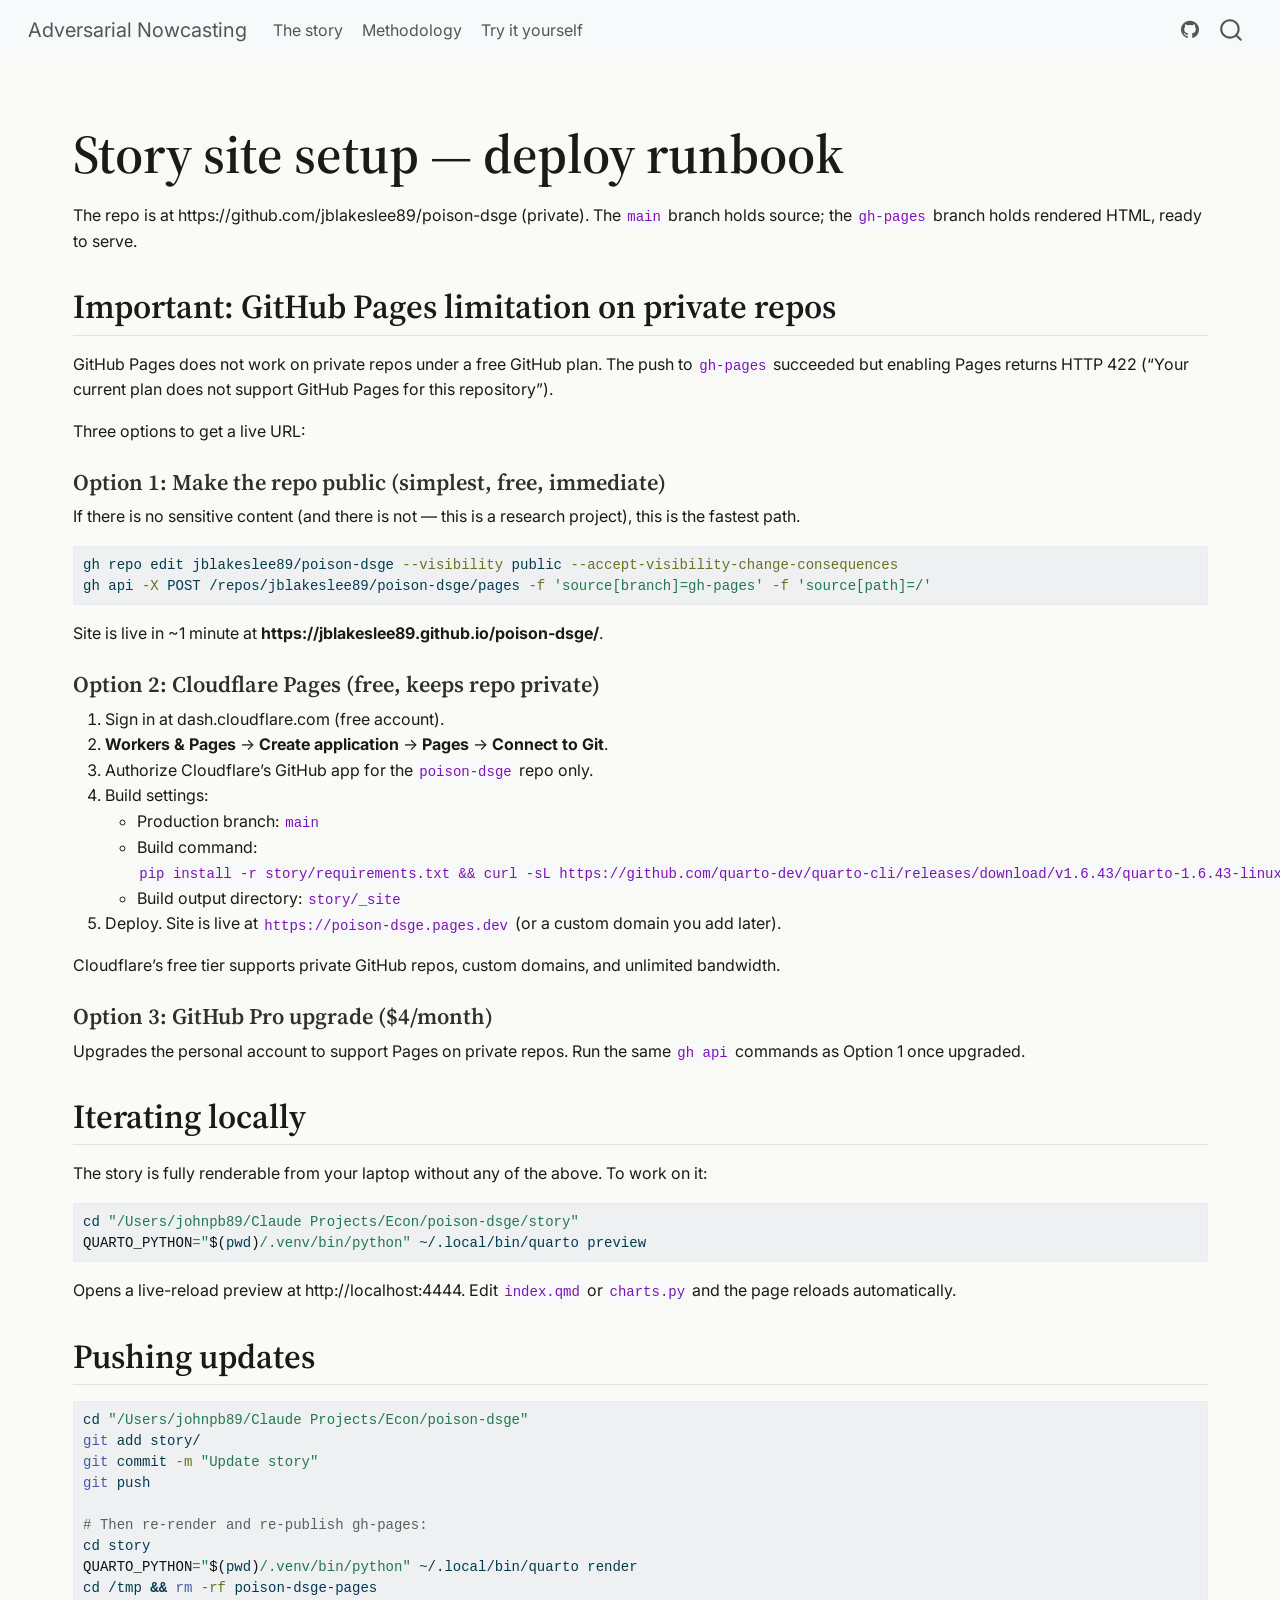
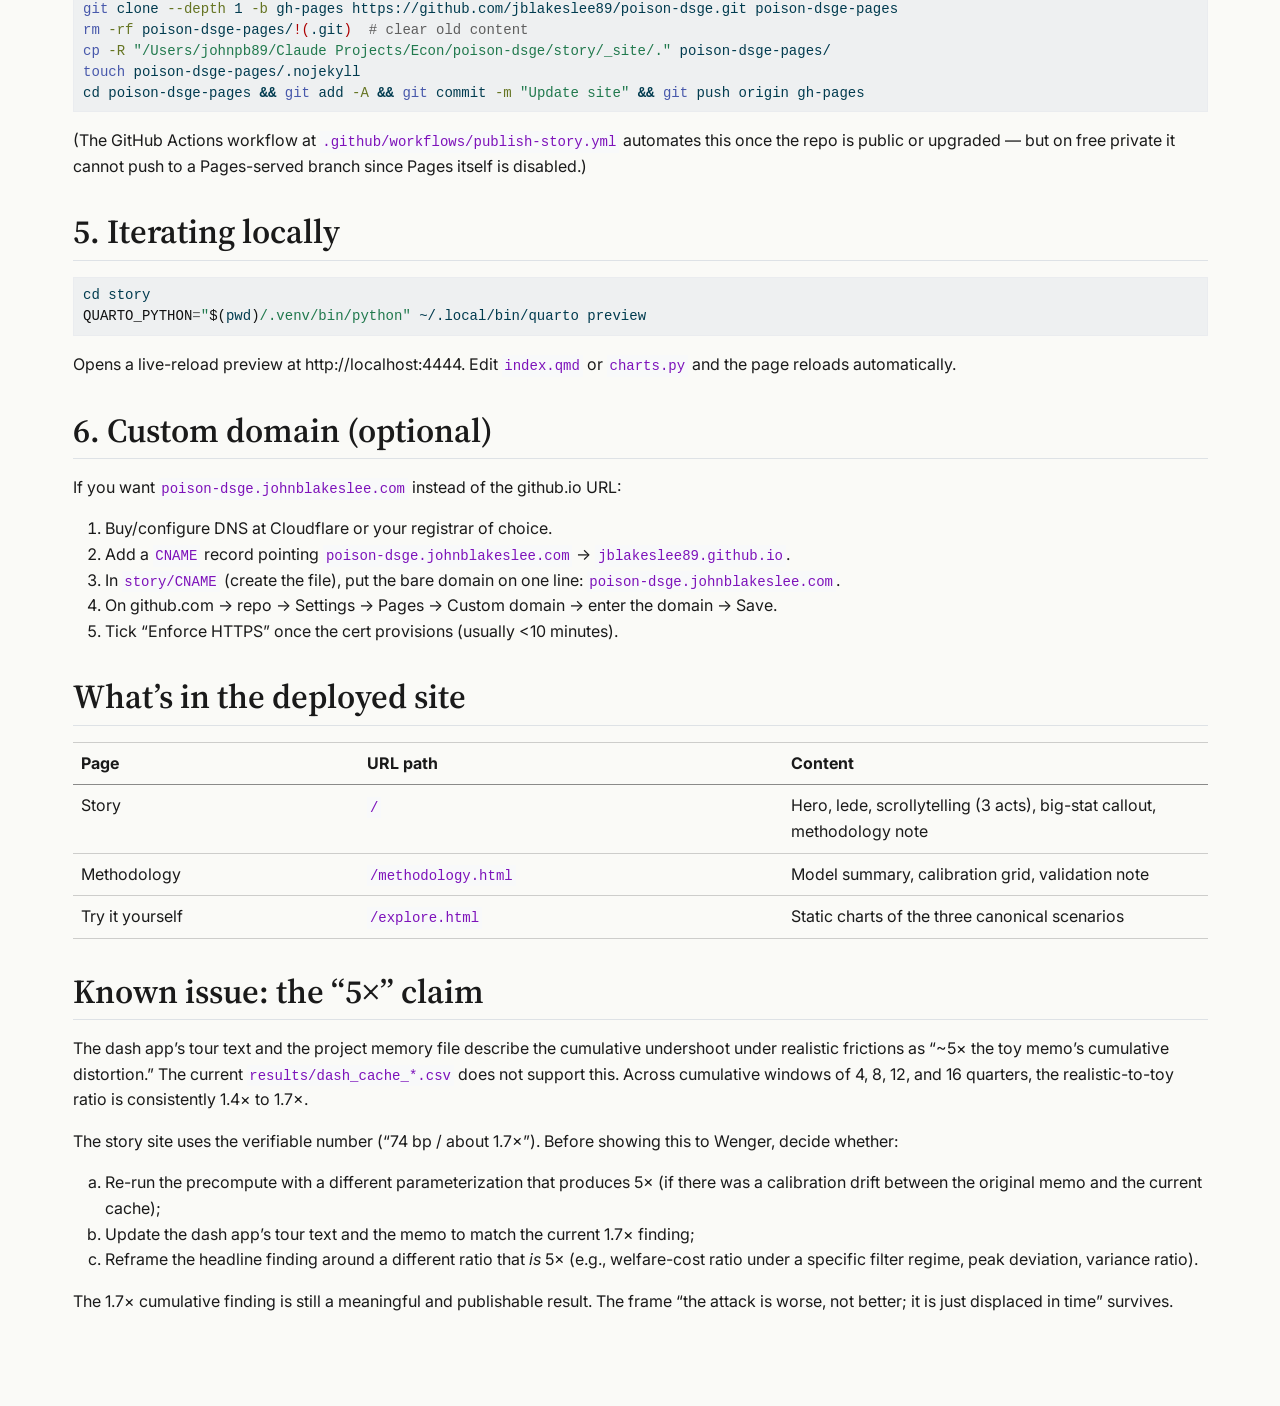
<file: SETUP.html>
<!DOCTYPE html>
<html xmlns="http://www.w3.org/1999/xhtml" lang="en" xml:lang="en"><head>

<meta charset="utf-8">
<meta name="generator" content="quarto-1.6.43">

<meta name="viewport" content="width=device-width, initial-scale=1.0, user-scalable=yes">


<title>setup – Adversarial Nowcasting</title>
<style>
code{white-space: pre-wrap;}
span.smallcaps{font-variant: small-caps;}
div.columns{display: flex; gap: min(4vw, 1.5em);}
div.column{flex: auto; overflow-x: auto;}
div.hanging-indent{margin-left: 1.5em; text-indent: -1.5em;}
ul.task-list{list-style: none;}
ul.task-list li input[type="checkbox"] {
  width: 0.8em;
  margin: 0 0.8em 0.2em -1em; /* quarto-specific, see https://github.com/quarto-dev/quarto-cli/issues/4556 */ 
  vertical-align: middle;
}
/* CSS for syntax highlighting */
pre > code.sourceCode { white-space: pre; position: relative; }
pre > code.sourceCode > span { line-height: 1.25; }
pre > code.sourceCode > span:empty { height: 1.2em; }
.sourceCode { overflow: visible; }
code.sourceCode > span { color: inherit; text-decoration: inherit; }
div.sourceCode { margin: 1em 0; }
pre.sourceCode { margin: 0; }
@media screen {
div.sourceCode { overflow: auto; }
}
@media print {
pre > code.sourceCode { white-space: pre-wrap; }
pre > code.sourceCode > span { display: inline-block; text-indent: -5em; padding-left: 5em; }
}
pre.numberSource code
  { counter-reset: source-line 0; }
pre.numberSource code > span
  { position: relative; left: -4em; counter-increment: source-line; }
pre.numberSource code > span > a:first-child::before
  { content: counter(source-line);
    position: relative; left: -1em; text-align: right; vertical-align: baseline;
    border: none; display: inline-block;
    -webkit-touch-callout: none; -webkit-user-select: none;
    -khtml-user-select: none; -moz-user-select: none;
    -ms-user-select: none; user-select: none;
    padding: 0 4px; width: 4em;
  }
pre.numberSource { margin-left: 3em;  padding-left: 4px; }
div.sourceCode
  {   }
@media screen {
pre > code.sourceCode > span > a:first-child::before { text-decoration: underline; }
}
</style>


<script src="site_libs/quarto-nav/quarto-nav.js"></script>
<script src="site_libs/quarto-nav/headroom.min.js"></script>
<script src="site_libs/clipboard/clipboard.min.js"></script>
<script src="site_libs/quarto-search/autocomplete.umd.js"></script>
<script src="site_libs/quarto-search/fuse.min.js"></script>
<script src="site_libs/quarto-search/quarto-search.js"></script>
<meta name="quarto:offset" content="./">
<script src="site_libs/quarto-html/quarto.js"></script>
<script src="site_libs/quarto-html/popper.min.js"></script>
<script src="site_libs/quarto-html/tippy.umd.min.js"></script>
<script src="site_libs/quarto-html/anchor.min.js"></script>
<link href="site_libs/quarto-html/tippy.css" rel="stylesheet">
<link href="site_libs/quarto-html/quarto-syntax-highlighting-d4d76bf8491c20bad77d141916dc28e1.css" rel="stylesheet" id="quarto-text-highlighting-styles">
<script src="site_libs/bootstrap/bootstrap.min.js"></script>
<link href="site_libs/bootstrap/bootstrap-icons.css" rel="stylesheet">
<link href="site_libs/bootstrap/bootstrap-100f7d72018c6c4484f0cf373e044186.min.css" rel="stylesheet" append-hash="true" id="quarto-bootstrap" data-mode="light">
<script id="quarto-search-options" type="application/json">{
  "location": "navbar",
  "copy-button": false,
  "collapse-after": 3,
  "panel-placement": "end",
  "type": "overlay",
  "limit": 50,
  "keyboard-shortcut": [
    "f",
    "/",
    "s"
  ],
  "show-item-context": false,
  "language": {
    "search-no-results-text": "No results",
    "search-matching-documents-text": "matching documents",
    "search-copy-link-title": "Copy link to search",
    "search-hide-matches-text": "Hide additional matches",
    "search-more-match-text": "more match in this document",
    "search-more-matches-text": "more matches in this document",
    "search-clear-button-title": "Clear",
    "search-text-placeholder": "",
    "search-detached-cancel-button-title": "Cancel",
    "search-submit-button-title": "Submit",
    "search-label": "Search"
  }
}</script>
<link rel="preconnect" href="https://cdn.plot.ly">
<link rel="preconnect" href="https://fonts.googleapis.com">
<link rel="preconnect" href="https://fonts.gstatic.com" crossorigin="">
<link href="https://fonts.googleapis.com/css2?family=Source+Serif+Pro:wght@400;600;700&amp;family=Inter:wght@300;400;500;600;700&amp;display=swap" rel="stylesheet">


<link rel="stylesheet" href="styles.css">
</head>

<body class="nav-fixed">

<div id="quarto-search-results"></div>
  <header id="quarto-header" class="headroom fixed-top">
    <nav class="navbar navbar-expand-lg " data-bs-theme="dark">
      <div class="navbar-container container-fluid">
      <div class="navbar-brand-container mx-auto">
    <a class="navbar-brand" href="./index.html">
    <span class="navbar-title">Adversarial Nowcasting</span>
    </a>
  </div>
            <div id="quarto-search" class="" title="Search"></div>
          <button class="navbar-toggler" type="button" data-bs-toggle="collapse" data-bs-target="#navbarCollapse" aria-controls="navbarCollapse" role="menu" aria-expanded="false" aria-label="Toggle navigation" onclick="if (window.quartoToggleHeadroom) { window.quartoToggleHeadroom(); }">
  <span class="navbar-toggler-icon"></span>
</button>
          <div class="collapse navbar-collapse" id="navbarCollapse">
            <ul class="navbar-nav navbar-nav-scroll me-auto">
  <li class="nav-item">
    <a class="nav-link" href="./index.html"> 
<span class="menu-text">The story</span></a>
  </li>  
  <li class="nav-item">
    <a class="nav-link" href="./methodology.html"> 
<span class="menu-text">Methodology</span></a>
  </li>  
  <li class="nav-item">
    <a class="nav-link" href="./explore.html"> 
<span class="menu-text">Try it yourself</span></a>
  </li>  
</ul>
            <ul class="navbar-nav navbar-nav-scroll ms-auto">
  <li class="nav-item compact">
    <a class="nav-link" href="https://github.com/jblakeslee89/poison-dsge"> <i class="bi bi-github" role="img" aria-label="GitHub repository">
</i> 
<span class="menu-text"></span></a>
  </li>  
</ul>
          </div> <!-- /navcollapse -->
            <div class="quarto-navbar-tools">
</div>
      </div> <!-- /container-fluid -->
    </nav>
</header>
<!-- content -->
<div id="quarto-content" class="quarto-container page-columns page-rows-contents page-layout-full page-navbar">
<!-- sidebar -->
<!-- margin-sidebar -->
    
<!-- main -->
<main class="content column-page" id="quarto-document-content"><header id="title-block-header" class="quarto-title-block"></header>




<section id="story-site-setup-deploy-runbook" class="level1">
<h1>Story site setup — deploy runbook</h1>
<p>The repo is at https://github.com/jblakeslee89/poison-dsge (private). The <code>main</code> branch holds source; the <code>gh-pages</code> branch holds rendered HTML, ready to serve.</p>
<section id="important-github-pages-limitation-on-private-repos" class="level2">
<h2 class="anchored" data-anchor-id="important-github-pages-limitation-on-private-repos">Important: GitHub Pages limitation on private repos</h2>
<p>GitHub Pages does not work on private repos under a free GitHub plan. The push to <code>gh-pages</code> succeeded but enabling Pages returns HTTP 422 (“Your current plan does not support GitHub Pages for this repository”).</p>
<p>Three options to get a live URL:</p>
<section id="option-1-make-the-repo-public-simplest-free-immediate" class="level3">
<h3 class="anchored" data-anchor-id="option-1-make-the-repo-public-simplest-free-immediate">Option 1: Make the repo public (simplest, free, immediate)</h3>
<p>If there is no sensitive content (and there is not — this is a research project), this is the fastest path.</p>
<div class="sourceCode" id="cb1"><pre class="sourceCode bash code-with-copy"><code class="sourceCode bash"><span id="cb1-1"><a href="#cb1-1" aria-hidden="true" tabindex="-1"></a><span class="ex">gh</span> repo edit jblakeslee89/poison-dsge <span class="at">--visibility</span> public <span class="at">--accept-visibility-change-consequences</span></span>
<span id="cb1-2"><a href="#cb1-2" aria-hidden="true" tabindex="-1"></a><span class="ex">gh</span> api <span class="at">-X</span> POST /repos/jblakeslee89/poison-dsge/pages <span class="at">-f</span> <span class="st">'source[branch]=gh-pages'</span> <span class="at">-f</span> <span class="st">'source[path]=/'</span></span></code><button title="Copy to Clipboard" class="code-copy-button"><i class="bi"></i></button></pre></div>
<p>Site is live in ~1 minute at <strong>https://jblakeslee89.github.io/poison-dsge/</strong>.</p>
</section>
<section id="option-2-cloudflare-pages-free-keeps-repo-private" class="level3">
<h3 class="anchored" data-anchor-id="option-2-cloudflare-pages-free-keeps-repo-private">Option 2: Cloudflare Pages (free, keeps repo private)</h3>
<ol type="1">
<li>Sign in at dash.cloudflare.com (free account).</li>
<li><strong>Workers &amp; Pages</strong> → <strong>Create application</strong> → <strong>Pages</strong> → <strong>Connect to Git</strong>.</li>
<li>Authorize Cloudflare’s GitHub app for the <code>poison-dsge</code> repo only.</li>
<li>Build settings:
<ul>
<li>Production branch: <code>main</code></li>
<li>Build command: <code>pip install -r story/requirements.txt &amp;&amp; curl -sL https://github.com/quarto-dev/quarto-cli/releases/download/v1.6.43/quarto-1.6.43-linux-amd64.tar.gz | tar -xz &amp;&amp; ./quarto-1.6.43/bin/quarto render story</code></li>
<li>Build output directory: <code>story/_site</code></li>
</ul></li>
<li>Deploy. Site is live at <code>https://poison-dsge.pages.dev</code> (or a custom domain you add later).</li>
</ol>
<p>Cloudflare’s free tier supports private GitHub repos, custom domains, and unlimited bandwidth.</p>
</section>
<section id="option-3-github-pro-upgrade-4month" class="level3">
<h3 class="anchored" data-anchor-id="option-3-github-pro-upgrade-4month">Option 3: GitHub Pro upgrade ($4/month)</h3>
<p>Upgrades the personal account to support Pages on private repos. Run the same <code>gh api</code> commands as Option 1 once upgraded.</p>
</section>
</section>
<section id="iterating-locally" class="level2">
<h2 class="anchored" data-anchor-id="iterating-locally">Iterating locally</h2>
<p>The story is fully renderable from your laptop without any of the above. To work on it:</p>
<div class="sourceCode" id="cb2"><pre class="sourceCode bash code-with-copy"><code class="sourceCode bash"><span id="cb2-1"><a href="#cb2-1" aria-hidden="true" tabindex="-1"></a><span class="bu">cd</span> <span class="st">"/Users/johnpb89/Claude Projects/Econ/poison-dsge/story"</span></span>
<span id="cb2-2"><a href="#cb2-2" aria-hidden="true" tabindex="-1"></a><span class="va">QUARTO_PYTHON</span><span class="op">=</span><span class="st">"</span><span class="va">$(</span><span class="bu">pwd</span><span class="va">)</span><span class="st">/.venv/bin/python"</span> <span class="ex">~/.local/bin/quarto</span> preview</span></code><button title="Copy to Clipboard" class="code-copy-button"><i class="bi"></i></button></pre></div>
<p>Opens a live-reload preview at http://localhost:4444. Edit <code>index.qmd</code> or <code>charts.py</code> and the page reloads automatically.</p>
</section>
<section id="pushing-updates" class="level2">
<h2 class="anchored" data-anchor-id="pushing-updates">Pushing updates</h2>
<div class="sourceCode" id="cb3"><pre class="sourceCode bash code-with-copy"><code class="sourceCode bash"><span id="cb3-1"><a href="#cb3-1" aria-hidden="true" tabindex="-1"></a><span class="bu">cd</span> <span class="st">"/Users/johnpb89/Claude Projects/Econ/poison-dsge"</span></span>
<span id="cb3-2"><a href="#cb3-2" aria-hidden="true" tabindex="-1"></a><span class="fu">git</span> add story/</span>
<span id="cb3-3"><a href="#cb3-3" aria-hidden="true" tabindex="-1"></a><span class="fu">git</span> commit <span class="at">-m</span> <span class="st">"Update story"</span></span>
<span id="cb3-4"><a href="#cb3-4" aria-hidden="true" tabindex="-1"></a><span class="fu">git</span> push</span>
<span id="cb3-5"><a href="#cb3-5" aria-hidden="true" tabindex="-1"></a></span>
<span id="cb3-6"><a href="#cb3-6" aria-hidden="true" tabindex="-1"></a><span class="co"># Then re-render and re-publish gh-pages:</span></span>
<span id="cb3-7"><a href="#cb3-7" aria-hidden="true" tabindex="-1"></a><span class="bu">cd</span> story</span>
<span id="cb3-8"><a href="#cb3-8" aria-hidden="true" tabindex="-1"></a><span class="va">QUARTO_PYTHON</span><span class="op">=</span><span class="st">"</span><span class="va">$(</span><span class="bu">pwd</span><span class="va">)</span><span class="st">/.venv/bin/python"</span> <span class="ex">~/.local/bin/quarto</span> render</span>
<span id="cb3-9"><a href="#cb3-9" aria-hidden="true" tabindex="-1"></a><span class="bu">cd</span> /tmp <span class="kw">&amp;&amp;</span> <span class="fu">rm</span> <span class="at">-rf</span> poison-dsge-pages</span>
<span id="cb3-10"><a href="#cb3-10" aria-hidden="true" tabindex="-1"></a><span class="fu">git</span> clone <span class="at">--depth</span> 1 <span class="at">-b</span> gh-pages https://github.com/jblakeslee89/poison-dsge.git poison-dsge-pages</span>
<span id="cb3-11"><a href="#cb3-11" aria-hidden="true" tabindex="-1"></a><span class="fu">rm</span> <span class="at">-rf</span> poison-dsge-pages/<span class="pp">!(</span>.git<span class="pp">)</span>  <span class="co"># clear old content</span></span>
<span id="cb3-12"><a href="#cb3-12" aria-hidden="true" tabindex="-1"></a><span class="fu">cp</span> <span class="at">-R</span> <span class="st">"/Users/johnpb89/Claude Projects/Econ/poison-dsge/story/_site/."</span> poison-dsge-pages/</span>
<span id="cb3-13"><a href="#cb3-13" aria-hidden="true" tabindex="-1"></a><span class="fu">touch</span> poison-dsge-pages/.nojekyll</span>
<span id="cb3-14"><a href="#cb3-14" aria-hidden="true" tabindex="-1"></a><span class="bu">cd</span> poison-dsge-pages <span class="kw">&amp;&amp;</span> <span class="fu">git</span> add <span class="at">-A</span> <span class="kw">&amp;&amp;</span> <span class="fu">git</span> commit <span class="at">-m</span> <span class="st">"Update site"</span> <span class="kw">&amp;&amp;</span> <span class="fu">git</span> push origin gh-pages</span></code><button title="Copy to Clipboard" class="code-copy-button"><i class="bi"></i></button></pre></div>
<p>(The GitHub Actions workflow at <code>.github/workflows/publish-story.yml</code> automates this once the repo is public or upgraded — but on free private it cannot push to a Pages-served branch since Pages itself is disabled.)</p>
</section>
<section id="iterating-locally-1" class="level2">
<h2 class="anchored" data-anchor-id="iterating-locally-1">5. Iterating locally</h2>
<div class="sourceCode" id="cb4"><pre class="sourceCode bash code-with-copy"><code class="sourceCode bash"><span id="cb4-1"><a href="#cb4-1" aria-hidden="true" tabindex="-1"></a><span class="bu">cd</span> story</span>
<span id="cb4-2"><a href="#cb4-2" aria-hidden="true" tabindex="-1"></a><span class="va">QUARTO_PYTHON</span><span class="op">=</span><span class="st">"</span><span class="va">$(</span><span class="bu">pwd</span><span class="va">)</span><span class="st">/.venv/bin/python"</span> <span class="ex">~/.local/bin/quarto</span> preview</span></code><button title="Copy to Clipboard" class="code-copy-button"><i class="bi"></i></button></pre></div>
<p>Opens a live-reload preview at http://localhost:4444. Edit <code>index.qmd</code> or <code>charts.py</code> and the page reloads automatically.</p>
</section>
<section id="custom-domain-optional" class="level2">
<h2 class="anchored" data-anchor-id="custom-domain-optional">6. Custom domain (optional)</h2>
<p>If you want <code>poison-dsge.johnblakeslee.com</code> instead of the github.io URL:</p>
<ol type="1">
<li>Buy/configure DNS at Cloudflare or your registrar of choice.</li>
<li>Add a <code>CNAME</code> record pointing <code>poison-dsge.johnblakeslee.com</code> → <code>jblakeslee89.github.io</code>.</li>
<li>In <code>story/CNAME</code> (create the file), put the bare domain on one line: <code>poison-dsge.johnblakeslee.com</code>.</li>
<li>On github.com → repo → Settings → Pages → Custom domain → enter the domain → Save.</li>
<li>Tick “Enforce HTTPS” once the cert provisions (usually &lt;10 minutes).</li>
</ol>
</section>
<section id="whats-in-the-deployed-site" class="level2">
<h2 class="anchored" data-anchor-id="whats-in-the-deployed-site">What’s in the deployed site</h2>
<table class="caption-top table">
<colgroup>
<col style="width: 25%">
<col style="width: 37%">
<col style="width: 37%">
</colgroup>
<thead>
<tr class="header">
<th>Page</th>
<th>URL path</th>
<th>Content</th>
</tr>
</thead>
<tbody>
<tr class="odd">
<td>Story</td>
<td><code>/</code></td>
<td>Hero, lede, scrollytelling (3 acts), big-stat callout, methodology note</td>
</tr>
<tr class="even">
<td>Methodology</td>
<td><code>/methodology.html</code></td>
<td>Model summary, calibration grid, validation note</td>
</tr>
<tr class="odd">
<td>Try it yourself</td>
<td><code>/explore.html</code></td>
<td>Static charts of the three canonical scenarios</td>
</tr>
</tbody>
</table>
</section>
<section id="known-issue-the-5-claim" class="level2">
<h2 class="anchored" data-anchor-id="known-issue-the-5-claim">Known issue: the “5×” claim</h2>
<p>The dash app’s tour text and the project memory file describe the cumulative undershoot under realistic frictions as “~5× the toy memo’s cumulative distortion.” The current <code>results/dash_cache_*.csv</code> does not support this. Across cumulative windows of 4, 8, 12, and 16 quarters, the realistic-to-toy ratio is consistently 1.4× to 1.7×.</p>
<p>The story site uses the verifiable number (“74 bp / about 1.7×”). Before showing this to Wenger, decide whether:</p>
<ol type="a">
<li>Re-run the precompute with a different parameterization that produces 5× (if there was a calibration drift between the original memo and the current cache);</li>
<li>Update the dash app’s tour text and the memo to match the current 1.7× finding;</li>
<li>Reframe the headline finding around a different ratio that <em>is</em> 5× (e.g., welfare-cost ratio under a specific filter regime, peak deviation, variance ratio).</li>
</ol>
<p>The 1.7× cumulative finding is still a meaningful and publishable result. The frame “the attack is worse, not better; it is just displaced in time” survives.</p>


</section>
</section>

</main> <!-- /main -->
<script>
(function () {
  'use strict';

  // ============================================================
  // SCROLLYTELLING — IntersectionObserver + Plotly.react morphing
  // ============================================================
  function initScrolly() {
    const scrolly = document.querySelector('.scrolly');
    if (!scrolly) return;
    const chartDiv = document.getElementById('scrolly-chart');
    if (!chartDiv || !window.SCROLLY_STATES) return;

    const steps = scrolly.querySelectorAll('.scrolly-step');

    function setState(stateKey) {
      const fig = window.SCROLLY_STATES[stateKey];
      if (!fig || !window.Plotly) return;
      window.Plotly.react(chartDiv, fig.data, fig.layout, fig.config || {responsive: true, displayModeBar: false})
        .then(() => {
          if (window.Plotly.animate) {
            window.Plotly.animate(chartDiv, {data: fig.data, layout: fig.layout},
              {transition: {duration: 600, easing: 'cubic-in-out'},
               frame: {duration: 600, redraw: false}});
          }
        });
    }

    const initialKey = steps[0]?.dataset?.state;
    if (initialKey) setState(initialKey);

    const observer = new IntersectionObserver((entries) => {
      entries.forEach((entry) => {
        if (entry.isIntersecting) {
          const stateKey = entry.target.dataset.state;
          steps.forEach(s => s.classList.remove('is-active'));
          entry.target.classList.add('is-active');
          if (stateKey) setState(stateKey);
        }
      });
    }, {
      root: null,
      threshold: 0.55,
      rootMargin: '-15% 0px -25% 0px',
    });

    steps.forEach((step) => observer.observe(step));
  }

  // ============================================================
  // BIGSTAT COUNTER ANIMATION
  // ============================================================
  function initCounter() {
    const counter = document.querySelector('.bigstat .number.counter');
    if (!counter) return;
    const target = parseFloat(counter.dataset.target || '3.2');
    const suffix = counter.dataset.suffix || '×';
    const start = parseFloat(counter.dataset.start || '1.0');
    counter.textContent = start.toFixed(1) + suffix;

    let played = false;
    const observer = new IntersectionObserver((entries) => {
      entries.forEach((entry) => {
        if (entry.isIntersecting && !played) {
          played = true;
          const duration = 1600;
          const startT = performance.now();
          function tick(now) {
            const t = Math.min(1, (now - startT) / duration);
            const eased = 1 - Math.pow(1 - t, 3);
            const v = start + (target - start) * eased;
            counter.textContent = v.toFixed(1) + suffix;
            if (t < 1) requestAnimationFrame(tick);
            else counter.textContent = target.toFixed(1) + suffix;
          }
          requestAnimationFrame(tick);
        }
      });
    }, { threshold: 0.6 });
    observer.observe(counter);
  }

  // ============================================================
  // INLINE EXPLORER — sliders bound to the precomputed grid
  // ============================================================
  function initExplorer() {
    const root = document.getElementById('inline-explorer');
    if (!root || !window.EXPLORER_DATA) return;
    const data = window.EXPLORER_DATA;
    const chartDiv = document.getElementById('explorer-chart');
    const kappaInput = root.querySelector('#explorer-kappa');
    const hInput = root.querySelector('#explorer-h');
    const KInput = root.querySelector('#explorer-K');
    const kappaVal = root.querySelector('#explorer-kappa-val');
    const hVal = root.querySelector('#explorer-h-val');
    const KVal = root.querySelector('#explorer-K-val');
    const kappaTag = root.querySelector('#explorer-kappa-tag');
    const hTag = root.querySelector('#explorer-h-tag');
    const KTag = root.querySelector('#explorer-K-tag');
    const readout = root.querySelector('#explorer-readout');
    const presetButtons = root.querySelectorAll('.explorer-preset');

    function fmt(x, n) { return Number(x).toFixed(n); }
    function nearest(arr, v) {
      let best = arr[0], bd = Math.abs(arr[0]-v);
      for (let i = 1; i < arr.length; i++) {
        const d = Math.abs(arr[i] - v);
        if (d < bd) { best = arr[i]; bd = d; }
      }
      return best;
    }

    function tagFor(name, value) {
      if (name === 'kappa') {
        if (value <= 0.07) return 'sluggish';
        if (value <= 0.12) return 'moderate';
        if (value <= 0.17) return 'realistic';
        return 'quick';
      }
      if (name === 'h') {
        if (value <= 0.1) return 'instant';
        if (value <= 0.4) return 'low stickiness';
        if (value <= 0.7) return 'realistic';
        return 'very sticky';
      }
      if (name === 'K') {
        if (value >= 0.85) return 'naive';
        if (value >= 0.5) return 'partial trust';
        if (value >= 0.05) return 'light filter';
        return 'full defense';
      }
      return '';
    }

    function applyPreset(kappa, h, K) {
      kappaInput.value = String(kappa);
      hInput.value = String(h);
      KInput.value = String(K);
      update();
    }

    presetButtons.forEach(btn => {
      btn.addEventListener('click', () => {
        applyPreset(
          parseFloat(btn.dataset.kappa),
          parseFloat(btn.dataset.h),
          parseFloat(btn.dataset.k)
        );
      });
    });

    function setActivePreset(K) {
      presetButtons.forEach(btn => {
        const btnK = parseFloat(btn.dataset.k);
        const sameK = Math.abs(btnK - K) < 0.05;
        const sameKappa = Math.abs(parseFloat(btn.dataset.kappa) - parseFloat(kappaInput.value)) < 0.02;
        const sameH = Math.abs(parseFloat(btn.dataset.h) - parseFloat(hInput.value)) < 0.05;
        btn.classList.toggle('is-active', sameK && sameKappa && sameH);
      });
    }

    function buildReadout(k, h, K, series) {
      const i0 = series.i[0];
      const i_cum8 = series.i.slice(0, 8).reduce((a,b)=>a+b, 0);
      const pi_max_dev = Math.min(...series.pi); // most negative inflation deviation
      const pi_max_abs = Math.max(...series.pi.map(Math.abs));
      const ygap_min = Math.min(...series.ygap);

      // Scenario tag
      let scenarioTag, scenarioClass;
      if (K >= 0.85) { scenarioTag = 'A naive Fed under attack'; scenarioClass = 'warn'; }
      else if (K >= 0.5) { scenarioTag = 'A partially trusting Fed'; scenarioClass = 'warn'; }
      else if (K >= 0.05) { scenarioTag = 'A lightly defended Fed'; scenarioClass = ''; }
      else { scenarioTag = 'A fully defended Fed'; scenarioClass = 'ok'; }

      // Plain-English impact
      const i0Abs = Math.abs(i0);
      let impactDesc;
      if (i0Abs < 0.5) impactDesc = `barely moves rates (under 1 bp).`;
      else if (i0 < 0)  impactDesc = `<em>cuts</em> rates by ${fmt(i0Abs, 1)} bp.`;
      else              impactDesc = `hikes rates by ${fmt(i0Abs, 1)} bp.`;

      // Cumulative direction
      const cumAbs = Math.abs(i_cum8);
      let cumDesc;
      if (cumAbs < 5) cumDesc = `barely drifts (under 5 bp total over two years).`;
      else if (i_cum8 < 0) cumDesc = `<span class="num">undershoots by ${fmt(cumAbs, 0)} bp</span> over the next two years.`;
      else cumDesc = `<span class="num">overshoots by ${fmt(cumAbs, 0)} bp</span> over the next two years.`;

      // Inflation framing
      let inflDesc;
      if (pi_max_abs < 0.1) inflDesc = `barely budges (less than a tenth of a percentage point).`;
      else if (pi_max_dev < -0.3) inflDesc = `runs <span class="num">${fmt(pi_max_abs, 2)} pp below target</span> at the trough.`;
      else if (pi_max_dev < 0)  inflDesc = `dips ${fmt(pi_max_abs, 2)} pp below target.`;
      else inflDesc = `runs ${fmt(pi_max_abs, 2)} pp above target.`;

      // Output gap framing
      const ygapAbs = Math.abs(ygap_min);
      let ygapDesc;
      if (ygapAbs < 0.05) ygapDesc = `essentially unchanged.`;
      else ygapDesc = `the real economy operates roughly <span class="num">${fmt(ygapAbs, 2)} pp below potential</span> at the trough.`;

      // Verdict
      let verdict;
      if (K >= 0.85)  verdict = `The Fed is <strong>fooled</strong>: the attack moves real outcomes for two years before the signal fades. This is the textbook case for the cyber-defense investment.`;
      else if (K >= 0.5) verdict = `Even partial trust leaves a substantial attack channel. This is not enough defense.`;
      else if (K >= 0.05) verdict = `A light filter <strong>absorbs most of the attack</strong>. Cost: the Fed is also slower to respond to genuine shocks.`;
      else verdict = `<strong>Defense works</strong>. The attack is fully neutralized. Cost: the Fed becomes less responsive to real economic shifts.`;

      // Sleek inline SVG icons (16px, 1.6 stroke). Filled with currentColor so
      // CSS color rules apply uniformly in the readout.
      const ICON_CLOCK = '<svg viewBox="0 0 24 24" fill="none" stroke="currentColor" stroke-width="1.6" stroke-linecap="round" stroke-linejoin="round"><circle cx="12" cy="12" r="9"/><polyline points="12 7 12 12 15 14"/></svg>';
      const ICON_TREND = '<svg viewBox="0 0 24 24" fill="none" stroke="currentColor" stroke-width="1.6" stroke-linecap="round" stroke-linejoin="round"><polyline points="3 6 9 12 13 8 21 17"/><polyline points="14 17 21 17 21 10"/></svg>';
      const ICON_PERCENT = '<svg viewBox="0 0 24 24" fill="none" stroke="currentColor" stroke-width="1.6" stroke-linecap="round" stroke-linejoin="round"><line x1="19" y1="5" x2="5" y2="19"/><circle cx="6.5" cy="6.5" r="2.5"/><circle cx="17.5" cy="17.5" r="2.5"/></svg>';
      const ICON_BARS = '<svg viewBox="0 0 24 24" fill="none" stroke="currentColor" stroke-width="1.6" stroke-linecap="round" stroke-linejoin="round"><line x1="6" y1="20" x2="6" y2="10"/><line x1="12" y1="20" x2="12" y2="4"/><line x1="18" y1="20" x2="18" y2="14"/></svg>';

      return `
        <div class="scenario-tag ${scenarioClass}">${scenarioTag}</div>
        <div style="margin-bottom: 14px;"><strong>What happens when the attacker slips a +1 percentage-point fake signal into the Fed's data feed:</strong></div>
        <div class="stat-line"><span class="stat-icon">${ICON_CLOCK}</span><span><strong>Right away:</strong> The Fed ${impactDesc} <span style="color:#888;font-size:0.92em;">(Textbook rule alone says +50 bp.)</span></span></div>
        <div class="stat-line"><span class="stat-icon">${ICON_TREND}</span><span><strong>Over two years:</strong> The Fed ${cumDesc}</span></div>
        <div class="stat-line"><span class="stat-icon">${ICON_PERCENT}</span><span><strong>Inflation:</strong> ${inflDesc}</span></div>
        <div class="stat-line"><span class="stat-icon">${ICON_BARS}</span><span><strong>Output gap:</strong> ${ygapDesc}</span></div>
        <div style="margin-top: 14px; padding-top: 12px; border-top: 1px dashed #c8c8d0;">${verdict}</div>
      `;
    }

    function update() {
      const k = nearest(data.grid.kappa, parseFloat(kappaInput.value));
      const h = nearest(data.grid.h, parseFloat(hInput.value));
      const K = nearest(data.grid.K, parseFloat(KInput.value));
      kappaVal.textContent = fmt(k, 2);
      hVal.textContent = fmt(h, 1);
      KVal.textContent = fmt(K, 2);
      kappaTag.textContent = tagFor('kappa', k);
      hTag.textContent = tagFor('h', h);
      KTag.textContent = tagFor('K', K);
      const key = `${fmt(k,2)}|${fmt(h,1)}|${fmt(K,1)}`;
      const series = data.irf[key];
      if (!series) {
        readout.innerHTML = '<em>No data at this configuration.</em>';
        return;
      }
      const x = series.i.map((_, idx) => idx);
      const navy = '#1f3a5f';
      const dim = 'rgba(31,58,95,0.30)';
      const red = '#c0392b';
      const grayLight = '#e8e8eb';

      const traces = [
        // Pane 1: Policy rate
        { x, y: series.i, mode: 'lines', line: {color: navy, width: 3.5},
          name: 'Fed rate response',
          hovertemplate: 'Quarter %{x}<br><b>Fed moves rates by</b> %{y:.1f} bp<extra></extra>',
          xaxis: 'x', yaxis: 'y' },
        // Pane 2: Inflation
        { x, y: series.pi, mode: 'lines', line: {color: navy, width: 3},
          name: 'Inflation deviation',
          hovertemplate: 'Quarter %{x}<br><b>Inflation off target by</b> %{y:.2f} pp<extra></extra>',
          xaxis: 'x', yaxis: 'y2' },
        // Pane 3: Output gap
        { x, y: series.ygap, mode: 'lines', line: {color: navy, width: 3},
          name: 'Output gap',
          hovertemplate: 'Quarter %{x}<br><b>Real economy off potential by</b> %{y:.2f} pp<extra></extra>',
          xaxis: 'x', yaxis: 'y3' },
      ];

      const annotations = [
        // Pane titles — anchored just above each pane in PAPER coordinates so they
        // don't overlap an adjacent subplot. yaxis domains below: y=[0.74,1.00],
        // y2=[0.39,0.65], y3=[0.04,0.30]. Title bottom = pane top + small gap.
        {
          x: 0, xref: 'paper', xanchor: 'left',
          y: 1.005, yref: 'paper', yanchor: 'bottom',
          text: '<b>What the Fed does with interest rates</b>  <span style="font-size:11px;color:#888;font-weight:normal">Basis points off where they should be · 1 bp = 0.01%</span>',
          font: {size: 14.5, color: '#1a1a1a', family: 'Source Serif Pro, serif'},
          showarrow: false, align: 'left',
        },
        {
          x: 0, xref: 'paper', xanchor: 'left',
          y: 0.65, yref: 'paper', yanchor: 'bottom',
          text: '<b>What happens to inflation</b>  <span style="font-size:11px;color:#888;font-weight:normal">Percentage points away from the 2% target</span>',
          font: {size: 14.5, color: '#1a1a1a', family: 'Source Serif Pro, serif'},
          showarrow: false, align: 'left',
        },
        {
          x: 0, xref: 'paper', xanchor: 'left',
          y: 0.30, yref: 'paper', yanchor: 'bottom',
          text: '<b>How much the real economy strays from potential</b>  <span style="font-size:11px;color:#888;font-weight:normal">Percentage points · negative = below capacity</span>',
          font: {size: 14.5, color: '#1a1a1a', family: 'Source Serif Pro, serif'},
          showarrow: false, align: 'left',
        },
        // Reference label: textbook Taylor +50bp
        {
          x: 14.8, y: 50, xref: 'x', yref: 'y',
          text: '<b>↑ Textbook rule alone says: hike 50 bp</b>',
          xanchor: 'right', yanchor: 'bottom',
          font: {size: 11, color: red, family: 'Inter, sans-serif'},
          showarrow: false,
          bgcolor: 'rgba(250,250,247,0.85)',
        },
        // Reference: no-attack baseline on policy-rate pane
        {
          x: 0.2, y: 0, xref: 'x', yref: 'y',
          text: '← No-attack baseline (Fed does nothing extra)',
          xanchor: 'left', yanchor: 'bottom',
          font: {size: 10, color: '#888', family: 'Inter, sans-serif'},
          showarrow: false,
        },
      ];

      const shapes = [
        // Textbook Taylor +50bp reference line on policy rate panel
        {
          type: 'line', xref: 'x', yref: 'y',
          x0: 0, x1: 15, y0: 50, y1: 50,
          line: {color: red, width: 1.4, dash: 'dash'},
        },
      ];

      const layout = {
        grid: { rows: 3, columns: 1, pattern: 'independent' },
        xaxis:  { showgrid: false, showline: true, linecolor: '#dcdcdc',
                  tickfont: {size: 11, color: '#666'}, anchor: 'y',
                  range: [0, 15] },
        xaxis2: { showgrid: false, showline: true, linecolor: '#dcdcdc',
                  tickfont: {size: 11, color: '#666'}, anchor: 'y2',
                  matches: 'x', range: [0, 15] },
        xaxis3: { title: { text: 'Quarters after the attack', font: {size: 12, color: '#666'} },
                  showgrid: false, showline: true, linecolor: '#dcdcdc',
                  tickfont: {size: 11, color: '#666'}, anchor: 'y3',
                  matches: 'x', range: [0, 15] },
        // Three independent y axes; bigger gaps between panes so titles don't collide.
        yaxis:  { domain: [0.74, 1.00], gridcolor: '#dcdcdc',
                  zeroline: true, zerolinecolor: '#888', zerolinewidth: 1.5,
                  tickfont: {size: 11, color: '#666'},
                  range: [-25, 60], ticksuffix: ' bp' },
        yaxis2: { domain: [0.39, 0.65], gridcolor: '#dcdcdc',
                  zeroline: true, zerolinecolor: '#888', zerolinewidth: 1.5,
                  tickfont: {size: 11, color: '#666'},
                  ticksuffix: ' pp' },
        yaxis3: { domain: [0.04, 0.30], gridcolor: '#dcdcdc',
                  zeroline: true, zerolinecolor: '#888', zerolinewidth: 1.5,
                  tickfont: {size: 11, color: '#666'},
                  ticksuffix: ' pp' },
        showlegend: false,
        paper_bgcolor: '#fafaf7',
        plot_bgcolor: '#fafaf7',
        height: 760,
        margin: { l: 80, r: 40, t: 70, b: 60 },
        font: { family: 'Inter, -apple-system, sans-serif', color: '#1a1a1a' },
        transition: { duration: 400, easing: 'cubic-in-out' },
        annotations,
        shapes,
        hovermode: 'x unified',
      };

      window.Plotly.react(chartDiv, traces, layout, {responsive: true, displayModeBar: false});
      readout.innerHTML = buildReadout(k, h, K, series);
      setActivePreset(K);
    }

    [kappaInput, hInput, KInput].forEach(el => el.addEventListener('input', update));
    update();
  }

  function ready(fn) {
    if (document.readyState !== 'loading') fn();
    else document.addEventListener('DOMContentLoaded', fn);
  }

  function whenPlotlyReady(fn) {
    if (window.Plotly) return fn();
    let tries = 0;
    const t = setInterval(() => {
      if (window.Plotly) { clearInterval(t); fn(); }
      if (++tries > 200) clearInterval(t);
    }, 50);
  }

  ready(() => {
    whenPlotlyReady(() => {
      initScrolly();
      initExplorer();
    });
    initCounter();
  });
})();
</script>
<script id="quarto-html-after-body" type="application/javascript">
window.document.addEventListener("DOMContentLoaded", function (event) {
  const toggleBodyColorMode = (bsSheetEl) => {
    const mode = bsSheetEl.getAttribute("data-mode");
    const bodyEl = window.document.querySelector("body");
    if (mode === "dark") {
      bodyEl.classList.add("quarto-dark");
      bodyEl.classList.remove("quarto-light");
    } else {
      bodyEl.classList.add("quarto-light");
      bodyEl.classList.remove("quarto-dark");
    }
  }
  const toggleBodyColorPrimary = () => {
    const bsSheetEl = window.document.querySelector("link#quarto-bootstrap");
    if (bsSheetEl) {
      toggleBodyColorMode(bsSheetEl);
    }
  }
  toggleBodyColorPrimary();  
  const icon = "";
  const anchorJS = new window.AnchorJS();
  anchorJS.options = {
    placement: 'right',
    icon: icon
  };
  anchorJS.add('.anchored');
  const isCodeAnnotation = (el) => {
    for (const clz of el.classList) {
      if (clz.startsWith('code-annotation-')) {                     
        return true;
      }
    }
    return false;
  }
  const onCopySuccess = function(e) {
    // button target
    const button = e.trigger;
    // don't keep focus
    button.blur();
    // flash "checked"
    button.classList.add('code-copy-button-checked');
    var currentTitle = button.getAttribute("title");
    button.setAttribute("title", "Copied!");
    let tooltip;
    if (window.bootstrap) {
      button.setAttribute("data-bs-toggle", "tooltip");
      button.setAttribute("data-bs-placement", "left");
      button.setAttribute("data-bs-title", "Copied!");
      tooltip = new bootstrap.Tooltip(button, 
        { trigger: "manual", 
          customClass: "code-copy-button-tooltip",
          offset: [0, -8]});
      tooltip.show();    
    }
    setTimeout(function() {
      if (tooltip) {
        tooltip.hide();
        button.removeAttribute("data-bs-title");
        button.removeAttribute("data-bs-toggle");
        button.removeAttribute("data-bs-placement");
      }
      button.setAttribute("title", currentTitle);
      button.classList.remove('code-copy-button-checked');
    }, 1000);
    // clear code selection
    e.clearSelection();
  }
  const getTextToCopy = function(trigger) {
      const codeEl = trigger.previousElementSibling.cloneNode(true);
      for (const childEl of codeEl.children) {
        if (isCodeAnnotation(childEl)) {
          childEl.remove();
        }
      }
      return codeEl.innerText;
  }
  const clipboard = new window.ClipboardJS('.code-copy-button:not([data-in-quarto-modal])', {
    text: getTextToCopy
  });
  clipboard.on('success', onCopySuccess);
  if (window.document.getElementById('quarto-embedded-source-code-modal')) {
    const clipboardModal = new window.ClipboardJS('.code-copy-button[data-in-quarto-modal]', {
      text: getTextToCopy,
      container: window.document.getElementById('quarto-embedded-source-code-modal')
    });
    clipboardModal.on('success', onCopySuccess);
  }
    var localhostRegex = new RegExp(/^(?:http|https):\/\/localhost\:?[0-9]*\//);
    var mailtoRegex = new RegExp(/^mailto:/);
      var filterRegex = new RegExp('/' + window.location.host + '/');
    var isInternal = (href) => {
        return filterRegex.test(href) || localhostRegex.test(href) || mailtoRegex.test(href);
    }
    // Inspect non-navigation links and adorn them if external
 	var links = window.document.querySelectorAll('a[href]:not(.nav-link):not(.navbar-brand):not(.toc-action):not(.sidebar-link):not(.sidebar-item-toggle):not(.pagination-link):not(.no-external):not([aria-hidden]):not(.dropdown-item):not(.quarto-navigation-tool):not(.about-link)');
    for (var i=0; i<links.length; i++) {
      const link = links[i];
      if (!isInternal(link.href)) {
        // undo the damage that might have been done by quarto-nav.js in the case of
        // links that we want to consider external
        if (link.dataset.originalHref !== undefined) {
          link.href = link.dataset.originalHref;
        }
      }
    }
  function tippyHover(el, contentFn, onTriggerFn, onUntriggerFn) {
    const config = {
      allowHTML: true,
      maxWidth: 500,
      delay: 100,
      arrow: false,
      appendTo: function(el) {
          return el.parentElement;
      },
      interactive: true,
      interactiveBorder: 10,
      theme: 'quarto',
      placement: 'bottom-start',
    };
    if (contentFn) {
      config.content = contentFn;
    }
    if (onTriggerFn) {
      config.onTrigger = onTriggerFn;
    }
    if (onUntriggerFn) {
      config.onUntrigger = onUntriggerFn;
    }
    window.tippy(el, config); 
  }
  const noterefs = window.document.querySelectorAll('a[role="doc-noteref"]');
  for (var i=0; i<noterefs.length; i++) {
    const ref = noterefs[i];
    tippyHover(ref, function() {
      // use id or data attribute instead here
      let href = ref.getAttribute('data-footnote-href') || ref.getAttribute('href');
      try { href = new URL(href).hash; } catch {}
      const id = href.replace(/^#\/?/, "");
      const note = window.document.getElementById(id);
      if (note) {
        return note.innerHTML;
      } else {
        return "";
      }
    });
  }
  const xrefs = window.document.querySelectorAll('a.quarto-xref');
  const processXRef = (id, note) => {
    // Strip column container classes
    const stripColumnClz = (el) => {
      el.classList.remove("page-full", "page-columns");
      if (el.children) {
        for (const child of el.children) {
          stripColumnClz(child);
        }
      }
    }
    stripColumnClz(note)
    if (id === null || id.startsWith('sec-')) {
      // Special case sections, only their first couple elements
      const container = document.createElement("div");
      if (note.children && note.children.length > 2) {
        container.appendChild(note.children[0].cloneNode(true));
        for (let i = 1; i < note.children.length; i++) {
          const child = note.children[i];
          if (child.tagName === "P" && child.innerText === "") {
            continue;
          } else {
            container.appendChild(child.cloneNode(true));
            break;
          }
        }
        if (window.Quarto?.typesetMath) {
          window.Quarto.typesetMath(container);
        }
        return container.innerHTML
      } else {
        if (window.Quarto?.typesetMath) {
          window.Quarto.typesetMath(note);
        }
        return note.innerHTML;
      }
    } else {
      // Remove any anchor links if they are present
      const anchorLink = note.querySelector('a.anchorjs-link');
      if (anchorLink) {
        anchorLink.remove();
      }
      if (window.Quarto?.typesetMath) {
        window.Quarto.typesetMath(note);
      }
      if (note.classList.contains("callout")) {
        return note.outerHTML;
      } else {
        return note.innerHTML;
      }
    }
  }
  for (var i=0; i<xrefs.length; i++) {
    const xref = xrefs[i];
    tippyHover(xref, undefined, function(instance) {
      instance.disable();
      let url = xref.getAttribute('href');
      let hash = undefined; 
      if (url.startsWith('#')) {
        hash = url;
      } else {
        try { hash = new URL(url).hash; } catch {}
      }
      if (hash) {
        const id = hash.replace(/^#\/?/, "");
        const note = window.document.getElementById(id);
        if (note !== null) {
          try {
            const html = processXRef(id, note.cloneNode(true));
            instance.setContent(html);
          } finally {
            instance.enable();
            instance.show();
          }
        } else {
          // See if we can fetch this
          fetch(url.split('#')[0])
          .then(res => res.text())
          .then(html => {
            const parser = new DOMParser();
            const htmlDoc = parser.parseFromString(html, "text/html");
            const note = htmlDoc.getElementById(id);
            if (note !== null) {
              const html = processXRef(id, note);
              instance.setContent(html);
            } 
          }).finally(() => {
            instance.enable();
            instance.show();
          });
        }
      } else {
        // See if we can fetch a full url (with no hash to target)
        // This is a special case and we should probably do some content thinning / targeting
        fetch(url)
        .then(res => res.text())
        .then(html => {
          const parser = new DOMParser();
          const htmlDoc = parser.parseFromString(html, "text/html");
          const note = htmlDoc.querySelector('main.content');
          if (note !== null) {
            // This should only happen for chapter cross references
            // (since there is no id in the URL)
            // remove the first header
            if (note.children.length > 0 && note.children[0].tagName === "HEADER") {
              note.children[0].remove();
            }
            const html = processXRef(null, note);
            instance.setContent(html);
          } 
        }).finally(() => {
          instance.enable();
          instance.show();
        });
      }
    }, function(instance) {
    });
  }
      let selectedAnnoteEl;
      const selectorForAnnotation = ( cell, annotation) => {
        let cellAttr = 'data-code-cell="' + cell + '"';
        let lineAttr = 'data-code-annotation="' +  annotation + '"';
        const selector = 'span[' + cellAttr + '][' + lineAttr + ']';
        return selector;
      }
      const selectCodeLines = (annoteEl) => {
        const doc = window.document;
        const targetCell = annoteEl.getAttribute("data-target-cell");
        const targetAnnotation = annoteEl.getAttribute("data-target-annotation");
        const annoteSpan = window.document.querySelector(selectorForAnnotation(targetCell, targetAnnotation));
        const lines = annoteSpan.getAttribute("data-code-lines").split(",");
        const lineIds = lines.map((line) => {
          return targetCell + "-" + line;
        })
        let top = null;
        let height = null;
        let parent = null;
        if (lineIds.length > 0) {
            //compute the position of the single el (top and bottom and make a div)
            const el = window.document.getElementById(lineIds[0]);
            top = el.offsetTop;
            height = el.offsetHeight;
            parent = el.parentElement.parentElement;
          if (lineIds.length > 1) {
            const lastEl = window.document.getElementById(lineIds[lineIds.length - 1]);
            const bottom = lastEl.offsetTop + lastEl.offsetHeight;
            height = bottom - top;
          }
          if (top !== null && height !== null && parent !== null) {
            // cook up a div (if necessary) and position it 
            let div = window.document.getElementById("code-annotation-line-highlight");
            if (div === null) {
              div = window.document.createElement("div");
              div.setAttribute("id", "code-annotation-line-highlight");
              div.style.position = 'absolute';
              parent.appendChild(div);
            }
            div.style.top = top - 2 + "px";
            div.style.height = height + 4 + "px";
            div.style.left = 0;
            let gutterDiv = window.document.getElementById("code-annotation-line-highlight-gutter");
            if (gutterDiv === null) {
              gutterDiv = window.document.createElement("div");
              gutterDiv.setAttribute("id", "code-annotation-line-highlight-gutter");
              gutterDiv.style.position = 'absolute';
              const codeCell = window.document.getElementById(targetCell);
              const gutter = codeCell.querySelector('.code-annotation-gutter');
              gutter.appendChild(gutterDiv);
            }
            gutterDiv.style.top = top - 2 + "px";
            gutterDiv.style.height = height + 4 + "px";
          }
          selectedAnnoteEl = annoteEl;
        }
      };
      const unselectCodeLines = () => {
        const elementsIds = ["code-annotation-line-highlight", "code-annotation-line-highlight-gutter"];
        elementsIds.forEach((elId) => {
          const div = window.document.getElementById(elId);
          if (div) {
            div.remove();
          }
        });
        selectedAnnoteEl = undefined;
      };
        // Handle positioning of the toggle
    window.addEventListener(
      "resize",
      throttle(() => {
        elRect = undefined;
        if (selectedAnnoteEl) {
          selectCodeLines(selectedAnnoteEl);
        }
      }, 10)
    );
    function throttle(fn, ms) {
    let throttle = false;
    let timer;
      return (...args) => {
        if(!throttle) { // first call gets through
            fn.apply(this, args);
            throttle = true;
        } else { // all the others get throttled
            if(timer) clearTimeout(timer); // cancel #2
            timer = setTimeout(() => {
              fn.apply(this, args);
              timer = throttle = false;
            }, ms);
        }
      };
    }
      // Attach click handler to the DT
      const annoteDls = window.document.querySelectorAll('dt[data-target-cell]');
      for (const annoteDlNode of annoteDls) {
        annoteDlNode.addEventListener('click', (event) => {
          const clickedEl = event.target;
          if (clickedEl !== selectedAnnoteEl) {
            unselectCodeLines();
            const activeEl = window.document.querySelector('dt[data-target-cell].code-annotation-active');
            if (activeEl) {
              activeEl.classList.remove('code-annotation-active');
            }
            selectCodeLines(clickedEl);
            clickedEl.classList.add('code-annotation-active');
          } else {
            // Unselect the line
            unselectCodeLines();
            clickedEl.classList.remove('code-annotation-active');
          }
        });
      }
  const findCites = (el) => {
    const parentEl = el.parentElement;
    if (parentEl) {
      const cites = parentEl.dataset.cites;
      if (cites) {
        return {
          el,
          cites: cites.split(' ')
        };
      } else {
        return findCites(el.parentElement)
      }
    } else {
      return undefined;
    }
  };
  var bibliorefs = window.document.querySelectorAll('a[role="doc-biblioref"]');
  for (var i=0; i<bibliorefs.length; i++) {
    const ref = bibliorefs[i];
    const citeInfo = findCites(ref);
    if (citeInfo) {
      tippyHover(citeInfo.el, function() {
        var popup = window.document.createElement('div');
        citeInfo.cites.forEach(function(cite) {
          var citeDiv = window.document.createElement('div');
          citeDiv.classList.add('hanging-indent');
          citeDiv.classList.add('csl-entry');
          var biblioDiv = window.document.getElementById('ref-' + cite);
          if (biblioDiv) {
            citeDiv.innerHTML = biblioDiv.innerHTML;
          }
          popup.appendChild(citeDiv);
        });
        return popup.innerHTML;
      });
    }
  }
});
</script>
</div> <!-- /content -->




</body></html>
</file>
<file: site_libs/quarto-html/tippy.css>
.tippy-box[data-animation=fade][data-state=hidden]{opacity:0}[data-tippy-root]{max-width:calc(100vw - 10px)}.tippy-box{position:relative;background-color:#333;color:#fff;border-radius:4px;font-size:14px;line-height:1.4;white-space:normal;outline:0;transition-property:transform,visibility,opacity}.tippy-box[data-placement^=top]>.tippy-arrow{bottom:0}.tippy-box[data-placement^=top]>.tippy-arrow:before{bottom:-7px;left:0;border-width:8px 8px 0;border-top-color:initial;transform-origin:center top}.tippy-box[data-placement^=bottom]>.tippy-arrow{top:0}.tippy-box[data-placement^=bottom]>.tippy-arrow:before{top:-7px;left:0;border-width:0 8px 8px;border-bottom-color:initial;transform-origin:center bottom}.tippy-box[data-placement^=left]>.tippy-arrow{right:0}.tippy-box[data-placement^=left]>.tippy-arrow:before{border-width:8px 0 8px 8px;border-left-color:initial;right:-7px;transform-origin:center left}.tippy-box[data-placement^=right]>.tippy-arrow{left:0}.tippy-box[data-placement^=right]>.tippy-arrow:before{left:-7px;border-width:8px 8px 8px 0;border-right-color:initial;transform-origin:center right}.tippy-box[data-inertia][data-state=visible]{transition-timing-function:cubic-bezier(.54,1.5,.38,1.11)}.tippy-arrow{width:16px;height:16px;color:#333}.tippy-arrow:before{content:"";position:absolute;border-color:transparent;border-style:solid}.tippy-content{position:relative;padding:5px 9px;z-index:1}
</file>
<file: site_libs/quarto-html/quarto-syntax-highlighting-d4d76bf8491c20bad77d141916dc28e1.css>
/* quarto syntax highlight colors */
:root {
  --quarto-hl-ot-color: #003B4F;
  --quarto-hl-at-color: #657422;
  --quarto-hl-ss-color: #20794D;
  --quarto-hl-an-color: #5E5E5E;
  --quarto-hl-fu-color: #4758AB;
  --quarto-hl-st-color: #20794D;
  --quarto-hl-cf-color: #003B4F;
  --quarto-hl-op-color: #5E5E5E;
  --quarto-hl-er-color: #AD0000;
  --quarto-hl-bn-color: #AD0000;
  --quarto-hl-al-color: #AD0000;
  --quarto-hl-va-color: #111111;
  --quarto-hl-bu-color: inherit;
  --quarto-hl-ex-color: inherit;
  --quarto-hl-pp-color: #AD0000;
  --quarto-hl-in-color: #5E5E5E;
  --quarto-hl-vs-color: #20794D;
  --quarto-hl-wa-color: #5E5E5E;
  --quarto-hl-do-color: #5E5E5E;
  --quarto-hl-im-color: #00769E;
  --quarto-hl-ch-color: #20794D;
  --quarto-hl-dt-color: #AD0000;
  --quarto-hl-fl-color: #AD0000;
  --quarto-hl-co-color: #5E5E5E;
  --quarto-hl-cv-color: #5E5E5E;
  --quarto-hl-cn-color: #8f5902;
  --quarto-hl-sc-color: #5E5E5E;
  --quarto-hl-dv-color: #AD0000;
  --quarto-hl-kw-color: #003B4F;
}

/* other quarto variables */
:root {
  --quarto-font-monospace: SFMono-Regular, Menlo, Monaco, Consolas, "Liberation Mono", "Courier New", monospace;
}

pre > code.sourceCode > span {
  color: #003B4F;
}

code span {
  color: #003B4F;
}

code.sourceCode > span {
  color: #003B4F;
}

div.sourceCode,
div.sourceCode pre.sourceCode {
  color: #003B4F;
}

code span.ot {
  color: #003B4F;
  font-style: inherit;
}

code span.at {
  color: #657422;
  font-style: inherit;
}

code span.ss {
  color: #20794D;
  font-style: inherit;
}

code span.an {
  color: #5E5E5E;
  font-style: inherit;
}

code span.fu {
  color: #4758AB;
  font-style: inherit;
}

code span.st {
  color: #20794D;
  font-style: inherit;
}

code span.cf {
  color: #003B4F;
  font-weight: bold;
  font-style: inherit;
}

code span.op {
  color: #5E5E5E;
  font-style: inherit;
}

code span.er {
  color: #AD0000;
  font-style: inherit;
}

code span.bn {
  color: #AD0000;
  font-style: inherit;
}

code span.al {
  color: #AD0000;
  font-style: inherit;
}

code span.va {
  color: #111111;
  font-style: inherit;
}

code span.bu {
  font-style: inherit;
}

code span.ex {
  font-style: inherit;
}

code span.pp {
  color: #AD0000;
  font-style: inherit;
}

code span.in {
  color: #5E5E5E;
  font-style: inherit;
}

code span.vs {
  color: #20794D;
  font-style: inherit;
}

code span.wa {
  color: #5E5E5E;
  font-style: italic;
}

code span.do {
  color: #5E5E5E;
  font-style: italic;
}

code span.im {
  color: #00769E;
  font-style: inherit;
}

code span.ch {
  color: #20794D;
  font-style: inherit;
}

code span.dt {
  color: #AD0000;
  font-style: inherit;
}

code span.fl {
  color: #AD0000;
  font-style: inherit;
}

code span.co {
  color: #5E5E5E;
  font-style: inherit;
}

code span.cv {
  color: #5E5E5E;
  font-style: italic;
}

code span.cn {
  color: #8f5902;
  font-style: inherit;
}

code span.sc {
  color: #5E5E5E;
  font-style: inherit;
}

code span.dv {
  color: #AD0000;
  font-style: inherit;
}

code span.kw {
  color: #003B4F;
  font-weight: bold;
  font-style: inherit;
}

.prevent-inlining {
  content: "</";
}

/*# sourceMappingURL=c9c5d451c23b744f9cb2c98992a0aef2.css.map */
</file>
<file: styles.css>
/* Empty file referenced by _quarto.yml; the SCSS pipeline handles styling.
   Kept here to avoid Quarto config errors when the SCSS toolchain is absent. */
</file>
